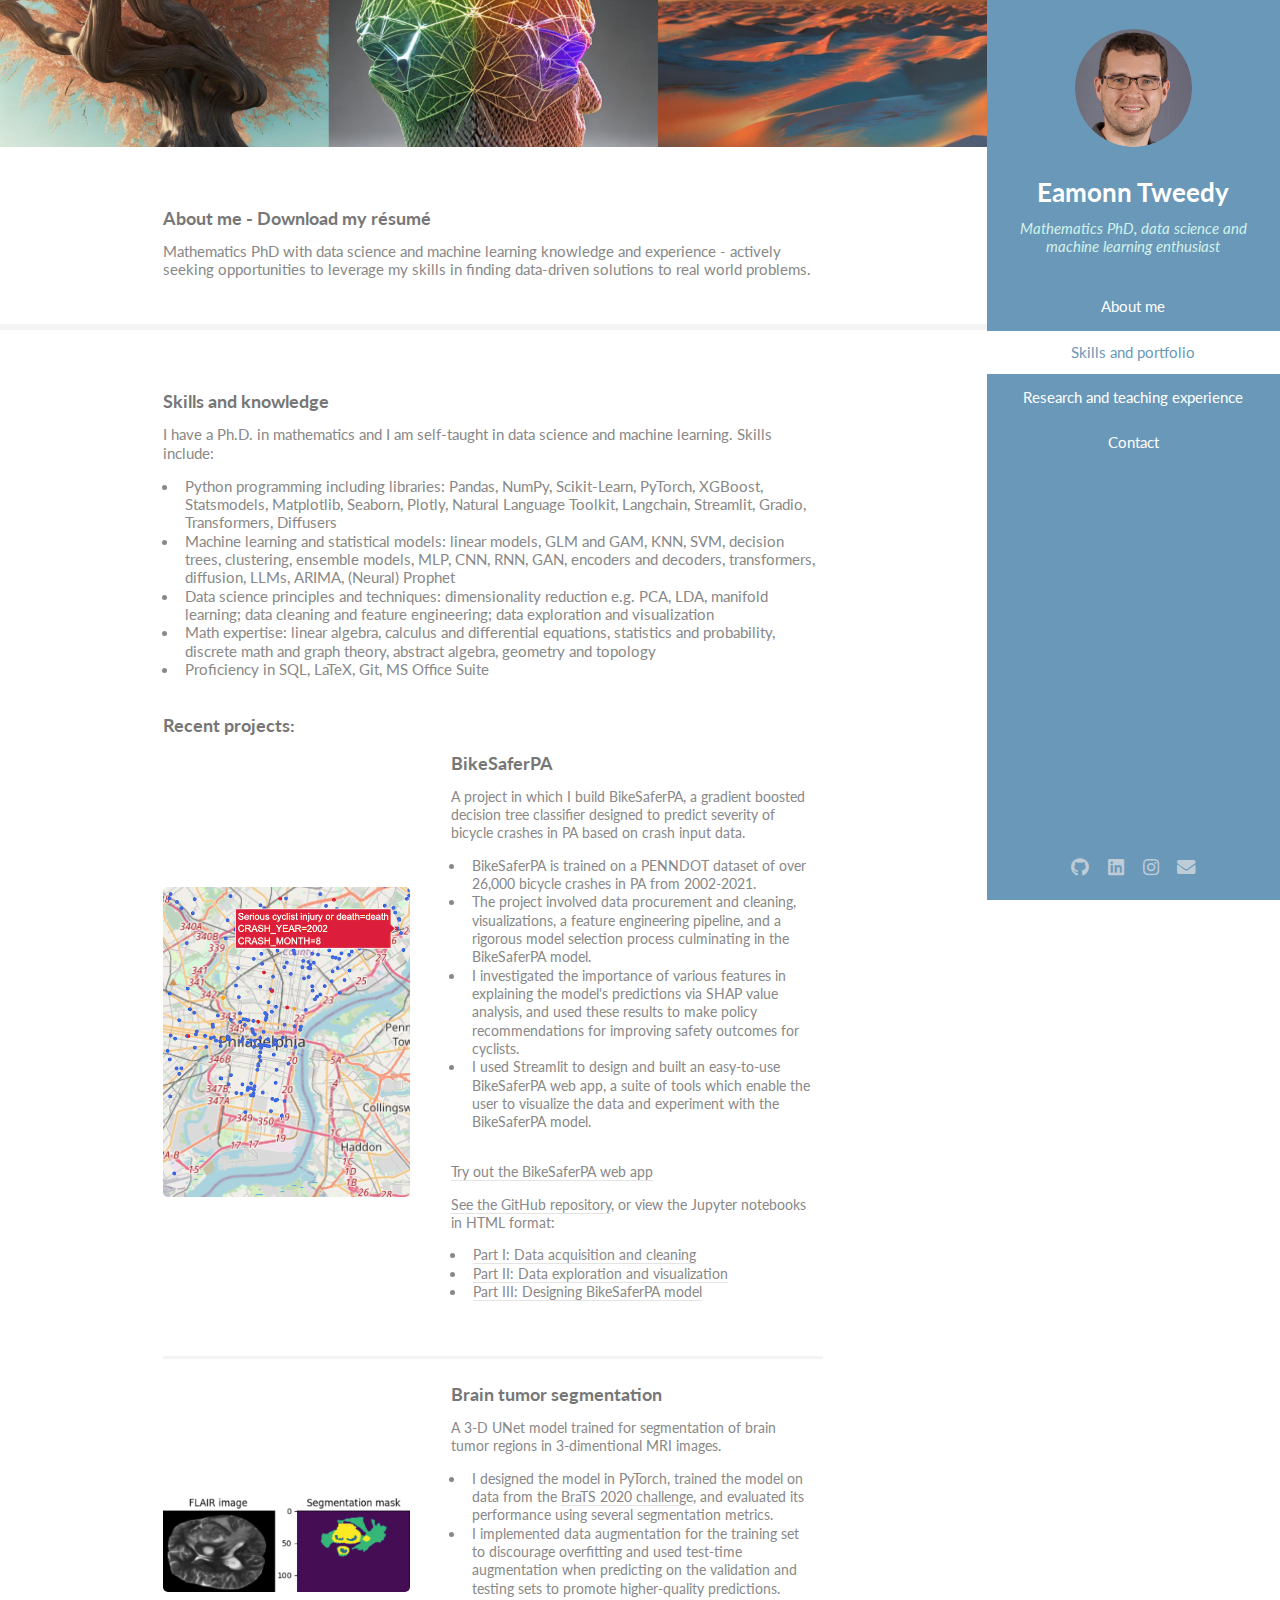
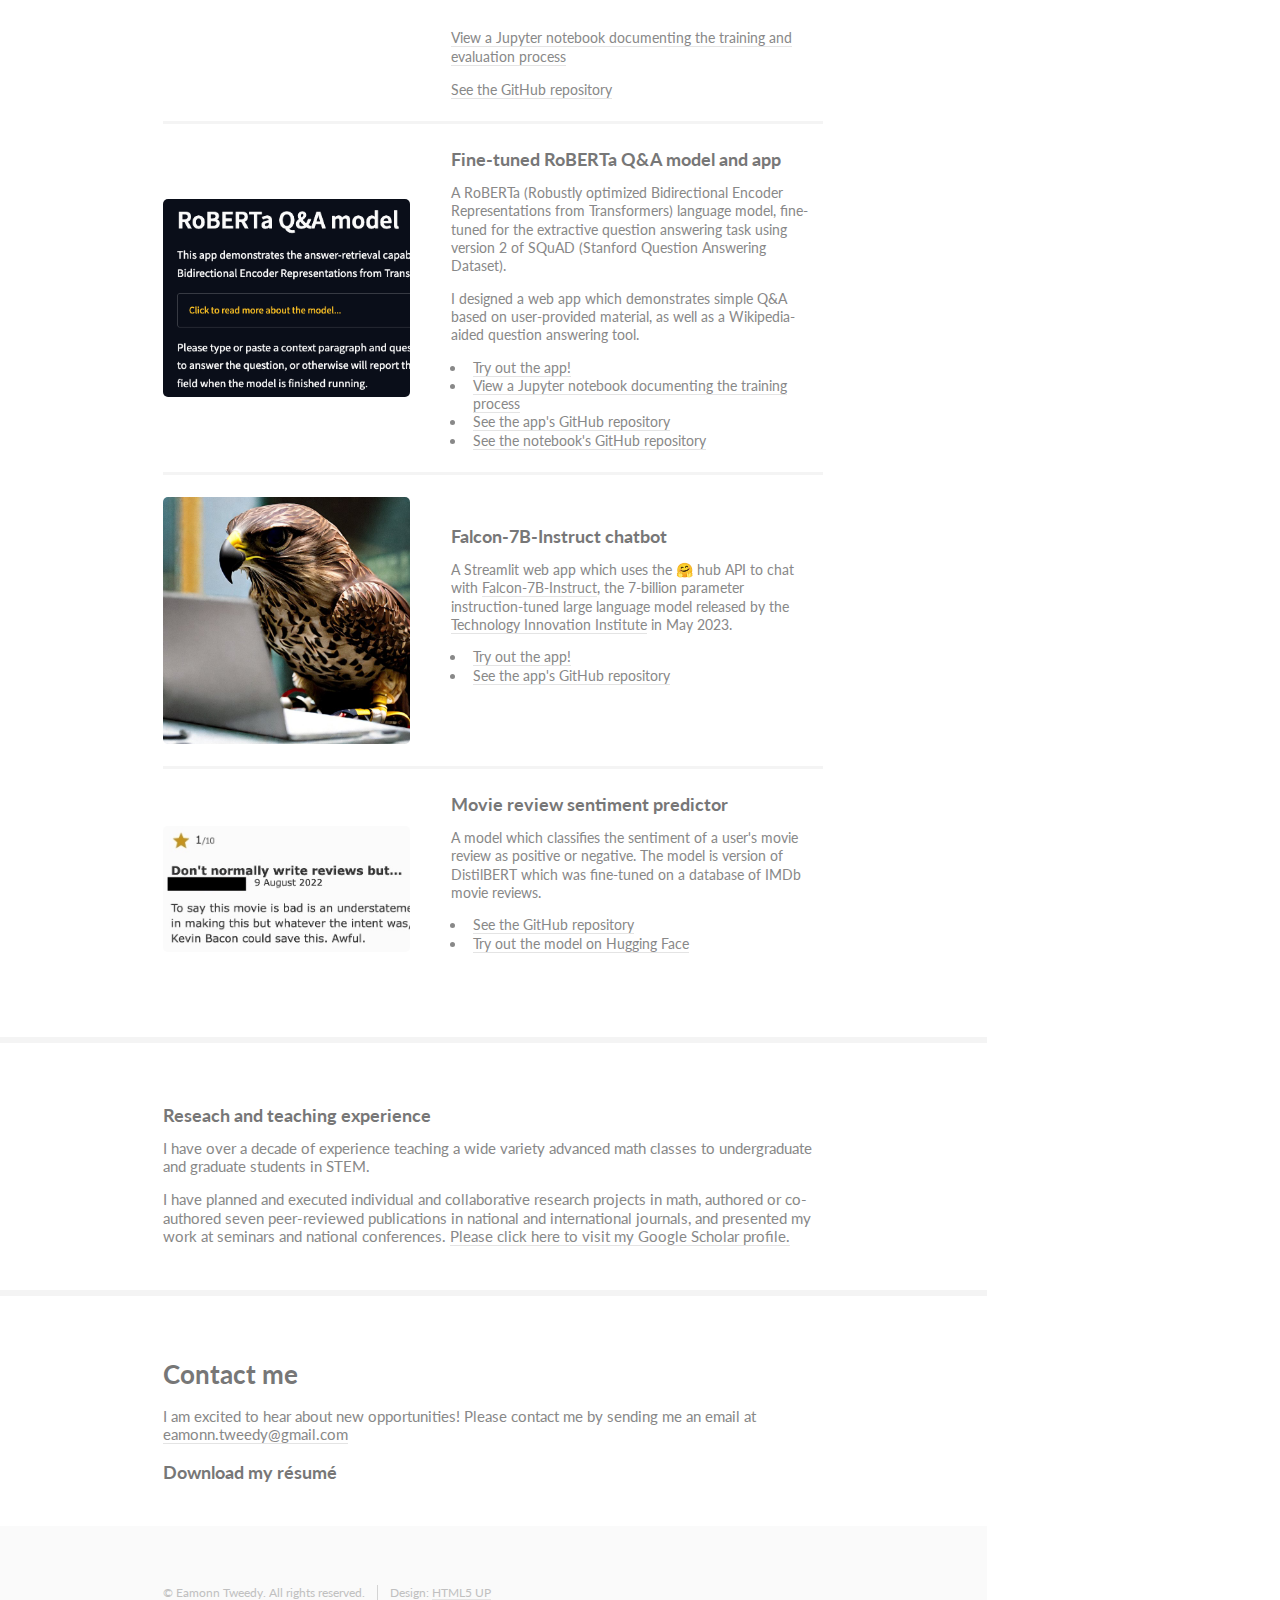
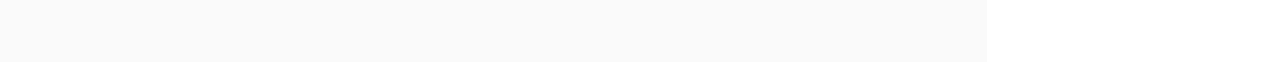
<file: index.html>
<!DOCTYPE HTML>
<!--
	Read Only by HTML5 UP
	html5up.net | @ajlkn
	Free for personal and commercial use under the CCA 3.0 license (html5up.net/license)
-->
<html>
	<head>
		<title>Eamonn Tweedy</title>
		<meta charset="utf-8" />
		<meta name="viewport" content="width=device-width, initial-scale=1, user-scalable=no" />
		<link rel="stylesheet" href="assets/css/main.css" />
	</head>
	<body class="is-preload">

		<!-- Header -->
			<section id="header">
				<header>
					<span class="image avatar"><img src="images/eamonn.jpeg" alt="" /></span>
					<h1 id="logo"><a href="#">Eamonn Tweedy</a></h1>
					<p>Mathematics PhD, data science and machine learning enthusiast</p>
				</header>
				<nav id="nav">
					<ul>
						<li><a href="#about" class="active">About me</a></li>
						<li><a href="#programming">Skills and portfolio</a></li>
						<li><a href="#math">Research and teaching experience</a></li>
						<li><a href="#contact">Contact</a></li>
					</ul>
				</nav>
				<footer>
					<ul class="icons">
						<!--<li><a href="#" class="icon brands fa-twitter"><span class="label">Twitter</span></a></li>-->
						<!--<li><a href="https://www.facebook.com/eamonn.tweedy" class="icon brands fa-facebook-f"><span class="label">Facebook</span></a></li>-->
						<li><a href="https://github.com/e-tweedy" class="icon brands fa-github"><span class="label">GitHub</span></a></li>
						<li><a href="https://www.linkedin.com/in/eamonn-tweedy/" class="icon brands fa-linkedin"><span class="label">LinkedIn</span></a></li>
						<li><a href="https://www.instagram.com/eamonn.tweedy/" class="icon brands fa-instagram"><span class="label">Instagram</span></a></li>
						<li><a href="mailto:eamonn.tweedy@gmail.com" class="icon solid fa-envelope"><span class="label">Email</span></a></li>
					</ul>
				</footer>
			</section>

		<!-- Wrapper -->
			<div id="wrapper">

				<!-- Main -->
					<div id="main">

						<!-- One -->
							<section id="about">
								<div class="image main" data-position="center">
									<img src="images/banner.jpg" alt="" />
								</div>
								<div class="container">
									<header class="major">
										<h4>About me - <a href="eamonn_tweedy_resume_2023.pdf">Download my résumé</a></h4>
									</header>
									<p> Mathematics PhD with data science and machine learning knowledge and experience - actively seeking opportunities to leverage my skills in finding data-driven solutions to real world problems.</p>
								</div>
							</section>

						<!-- Two -->
						<section id="programming">
							<div class="container">
								<h4>Skills and knowledge</h4>
								<p>I have a Ph.D. in mathematics and I am self-taught in data science and machine learning.  Skills include:
									<ul>
										<li>Python programming including libraries: Pandas, NumPy, Scikit-Learn, PyTorch, XGBoost, Statsmodels, Matplotlib, Seaborn, Plotly, Natural Language Toolkit, Langchain, Streamlit, Gradio, Transformers, Diffusers</li>
										<li>Machine learning and statistical models: linear models, GLM and GAM, KNN, SVM, decision trees, clustering, ensemble models, MLP, CNN, RNN, GAN, encoders and decoders, transformers, diffusion, LLMs, ARIMA, (Neural) Prophet</li>
										<li>Data science principles and techniques: dimensionality reduction e.g. PCA, LDA, manifold learning; data cleaning and feature engineering; data exploration and visualization</li>
										<li>Math expertise: linear algebra, calculus and differential equations, statistics and probability, discrete math and graph theory, abstract algebra, geometry and topology</li>
										<li>Proficiency in SQL, LaTeX, Git, MS Office Suite</li>
									</ul>
								
							</p>
								<h4>Recent projects:</h4>
								<div class="features">
									<article>
										<a href="https://github.com/e-tweedy/BikeSaferPA" class="image" target="_blank">
											<img src="images/bike-480.png" alt="Map of PA bike crashes" /></a>
										<div class="inner">
											<h4>BikeSaferPA</h4>
											<p style="font-size:14px">A project in which I build BikeSaferPA, a gradient boosted decision tree classifier designed to predict severity of bicycle crashes in PA based on crash input data.
												<ul style="font-size:14px">
													<li>BikeSaferPA is trained on a PENNDOT dataset of over 26,000 bicycle crashes in PA from 2002-2021.</li> 
													<li>The project involved data procurement and cleaning, visualizations, a feature engineering pipeline, and a rigorous model selection process culminating in the BikeSaferPA model.</li>
													<li>I investigated the importance of various features in explaining the model's predictions via SHAP value analysis, and used these results to make policy recommendations for improving safety outcomes for cyclists.</li>
													<li>I used Streamlit to design and built an easy-to-use BikeSaferPA web app, a suite of tools which enable the user to visualize the data and experiment with the BikeSaferPA model.</li>
												</ul>
												<p style="font-size:14px"><a href="https://bike-safer-pa.streamlit.app/" target="_blank" style="font-size:14px">Try out the BikeSaferPA web app</a></p>
												<p style="font-size:14px"><a href="https://github.com/e-tweedy/BikeSaferPA" target="_blank" style="font-size:14px">See the GitHub repository</a>, or view the Jupyter notebooks in HTML format:
													<ul>
														<li><a href="1_BikeSaferPA_data.html" target="_blank" style="font-size:14px">Part I: Data acquisition and cleaning</a></li>
														<li><a href="2_BikeSaferPA_vis.html" target="_blank" style="font-size:14px">Part II: Data exploration and visualization</a></li>
														<li><a href="3_BikeSaferPA_models.html" target="_blank" style="font-size:14px">Part III: Designing BikeSaferPA model</a></li>
													</ul>
												</p>
										</div>
									</article>
									<article>
										<a href="https://github.com/e-tweedy/UNet_BraTS2020" class="image" target="_blank"><img src="images/brats.png" alt="Brain tumor segmentation model" /></a>
										<div class="inner">
											<h4>Brain tumor segmentation</h4>
											<p style="font-size:14px">A 3-D UNet model trained for segmentation of brain tumor regions in 3-dimentional MRI images.</p>
											<ul style="font-size:14px">
												<li>I designed the model in PyTorch, trained the model on data from the <a href="https://www.med.upenn.edu/cbica/brats2020/" target="_blank" style="font-size:14px">BraTS 2020 challenge</a>, and evaluated its performance using several segmentation metrics.</li>
												<li>I implemented data augmentation for the training set to discourage overfitting and used test-time augmentation when predicting on the validation and testing sets to promote higher-quality predictions.</li>
											</ul>
											<p style="font-size:14px"></p><a href="BraTS2020.html" target="_blank" style="font-size:14px">View a Jupyter notebook documenting the training and evaluation process</a></p>
											<p style="font-size:14px"></p><a href="https://github.com/e-tweedy/UNet_BraTS2020" target="_blank" style="font-size:14px">See the GitHub repository</a></p>
										</div>
									</article>
									<article>
										<a href="https://huggingface.co/spaces/etweedy/roberta-wiki" class="image" target="_blank"><img src="images/roberta.png" alt="RoBERTa Q&A model" /></a>
										<div class="inner">
											<h4>Fine-tuned RoBERTa Q&A model and app</h4>
											<p style="font-size:14px">A RoBERTa (Robustly optimized Bidirectional Encoder Representations from Transformers) language model, fine-tuned for the extractive question answering task using version 2 of SQuAD (Stanford Question Answering Dataset).</p>
											<p style="font-size:14px">I designed a web app which demonstrates simple Q&A based on user-provided material, as well as a Wikipedia-aided question answering tool.</p>
											<ul>
												<li><a href="https://huggingface.co/spaces/etweedy/roberta-wiki" target="_blank" style="font-size:14px">Try out the app!</a></li>
												<li><a href="roberta.html" target="_blank" style="font-size:14px">View a Jupyter notebook documenting the training process</a></li>
												<li><a href="https://github.com/e-tweedy/roberta-wiki-app" target="_blank" style="font-size:14px">See the app's GitHub repository</a></li>
												<li><a href="https://github.com/e-tweedy/roberta-qa-squad2" target="_blank" style="font-size:14px">See the notebook's GitHub repository</a></li>
											</ul>
										</div>
									</article>
									<article>
										<a href="https://falcon-chat.streamlit.app/" class="image" target="_blank"><img src="images/falcon.jpeg" alt="Falcon chatbot" /></a>
										<div class="inner">
											<h4>Falcon-7B-Instruct chatbot</h4>
											<p style="font-size:14px">A Streamlit web app which uses the 🤗 hub API to chat with <a href="https://huggingface.co/tiiuae/falcon-7b-instruct" target="_blank">Falcon-7B-Instruct</a>, the 7-billion parameter instruction-tuned large language model released by the <a href="https://www.tii.ae/" target="_blank">Technology Innovation Institute</a> in May 2023.
												<ul>
													<li><a href="https://falcon-chat.streamlit.app/" target="_blank" style="font-size:14px">Try out the app!</a></li>
													<li><a href="https://github.com/e-tweedy/falcon-7b-instruct-chat" target="_blank" style="font-size:14px">See the app's GitHub repository</a></li>
												</ul>
											</p>
										</div>
									</article>
									<article>
										<a href="https://github.com/e-tweedy/movie_reviews_2" class="image" target="_blank"><img src="images/imdb.jpeg" alt="Movie review sentiment predictor" /></a>
										<div class="inner">
											<h4>Movie review sentiment predictor</h4>
											<p style="font-size:14px">A model which classifies the sentiment of a user's movie review as positive or negative.  The model is version of DistilBERT which was fine-tuned on a database of IMDb movie reviews.
												<ul>
													<li><a href="https://github.com/e-tweedy/movie_reviews_2" target="_blank" style="font-size:14px">See the GitHub repository</a></li>
													<li><a href="https://huggingface.co/spaces/etweedy/movie_review_v2" target="_blank" style="font-size:14px">Try out the model on Hugging Face</a></li>
												</ul>
											</p>
										</div>
									</article>
									<!--<article>
										<a href="https://github.com/e-tweedy/mnist_digits_wgan-gp" class="image" target="_blank"><img src="images/mnist_gan.png" alt="Generated MNIST digits" /></a>
										<div class="inner">
											<h4>Handwritten digit generator</h4>
											<p style="font-size:14px">A model which generates facsimile images of handwritten digits.  The model is a Wasserstein Generative Adversarial Network with Gradient Penalty (WGAN-GP) trained to mimick the MNIST handwritten digit database.
												<ul>
													<li><a href="https://github.com/e-tweedy/mnist_digits_wgan-gp" target="_blank" style="font-size:14px">See the GitHub repository</a></li>
												</ul>
											</p>
										</div>
									</article>-->
									<!--<article>
										<a href="https://github.com/e-tweedy/mnist_digits" class="image"><img src="images/digit.png" alt="MNIST classifier" /></a>
										<div class="inner">
											<h4>Handwritten digit classifier</h4>
											<p style="font-size:14px">A model which classifies handwritten digits.  The model is a Convolutional Neural Network (CNN) trained on the MNIST handwritten digit database.
												<ul>
													<li><a href="https://github.com/e-tweedy/mnist_digits" target="_blank" style="font-size:14px">See the GitHub repository</a></li>
													<li><a href="https://huggingface.co/spaces/etweedy/digits" target="_blank" style="font-size:14px">Try out the model on Hugging Face</a></li>
												</ul>
											</p>
										</div>
									</article>-->
									<!--<article>
										<a href="https://huggingface.co/etweedy/tessa" class="image"><img src="images/tessa.png" alt="Tessa dog" /></a>
										<div class="inner">
											<h4>Tessa with Stable Diffusion</h4>
											<p style="font-size:14px">A diffusion model which I trained to generate art involving my dog, Tessa.  The model was fine-tuned from Stable Diffusion v1.5 using the "Dreambooth" method.
												<ul>
													<li><a href="https://huggingface.co/etweedy/tessa" target="_blank" style="font-size:14px">See the Hugging Face model card</a></li>
													<li><a href="https://huggingface.co/spaces/etweedy/dreambooth-tessa" target="_blank" style="font-size:14px">Try out the model on Hugging Face</a></li>
												</ul>
											</p>
										</div>
									</article>-->
								</div>
							</div>
						</section>
						<!-- Three -->	
						<section id="math">
								<div class="container">
									<h4>Reseach and teaching experience</h4>
									<p>I have over a decade of experience teaching a wide variety advanced math classes to undergraduate and graduate students in STEM.</p>
									
									<p>I have planned and executed individual and collaborative research projects in math, authored or co-authored seven peer-reviewed publications in national and international journals, and presented my work  at seminars and national conferences.  <a href="https://scholar.google.com/citations?user=GOBsqEcAAAAJ&hl=en&oi=sra" target = "_blank">Please click here to visit my Google Scholar profile.</a></p>
								</div>
							</section>

						
							

						<!-- Four -->
							<section id="contact">
								<div class="container">
									<h3>Contact me</h3>
									<p>I am excited to hear about new opportunities! Please contact me by sending me an email at <a href="javascript:location='mailto:\u0065\u0061\u006d\u006f\u006e\u006e\u002e\u0074\u0077\u0065\u0065\u0064\u0079\u0040\u0067\u006d\u0061\u0069\u006c\u002e\u0063\u006f\u006d';void 0"><script type="text/javascript">document.write('\u0065\u0061\u006d\u006f\u006e\u006e\u002e\u0074\u0077\u0065\u0065\u0064\u0079\u0040\u0067\u006d\u0061\u0069\u006c\u002e\u0063\u006f\u006d')</script></a></p>
									<h4><a href="eamonn_tweedy_resume_2023.pdf">Download my résumé</a></h4>
								</div>
							</section>



					</div>

				<!-- Footer -->
					<section id="footer">
						<div class="container">
							<ul class="copyright">
								<li>&copy; Eamonn Tweedy. All rights reserved.</li><li>Design: <a href="http://html5up.net">HTML5 UP</a></li>
							</ul>
						</div>
					</section>

			</div>

		<!-- Scripts -->
			<script src="assets/js/jquery.min.js"></script>
			<script src="assets/js/jquery.scrollex.min.js"></script>
			<script src="assets/js/jquery.scrolly.min.js"></script>
			<script src="assets/js/browser.min.js"></script>
			<script src="assets/js/breakpoints.min.js"></script>
			<script src="assets/js/util.js"></script>
			<script src="assets/js/main.js"></script>

	</body>
</html>
</file>
<file: assets/css/main.css>
@import url("fontawesome-all.min.css");
@import url("https://fonts.googleapis.com/css?family=Lato:400,400italic,700,700italic|Source+Code+Pro:400");

/*
	Read Only by HTML5 UP
	html5up.net | @ajlkn
	Free for personal and commercial use under the CCA 3.0 license (html5up.net/license)
*/

html, body, div, span, applet, object,
iframe, h1, h2, h3, h4, h5, h6, p, blockquote,
pre, a, abbr, acronym, address, big, cite,
code, del, dfn, em, img, ins, kbd, q, s, samp,
small, strike, strong, sub, sup, tt, var, b,
u, i, center, dl, dt, dd, ol, ul, li, fieldset,
form, label, legend, table, caption, tbody,
tfoot, thead, tr, th, td, article, aside,
canvas, details, embed, figure, figcaption,
footer, header, hgroup, menu, nav, output, ruby,
section, summary, time, mark, audio, video {
	margin: 0;
	padding: 0;
	border: 0;
	font-size: 100%;
	font: inherit;
	vertical-align: baseline;}

article, aside, details, figcaption, figure,
footer, header, hgroup, menu, nav, section {
	display: block;}

body {
	line-height: 1;
}

ol, ul {
	list-style: none;
}

blockquote, q {
	quotes: none;
}

	blockquote:before, blockquote:after, q:before, q:after {
		content: '';
		content: none;
	}

table {
	border-collapse: collapse;
	border-spacing: 0;
}

body {
	-webkit-text-size-adjust: none;
}

mark {
	background-color: transparent;
	color: inherit;
}

input::-moz-focus-inner {
	border: 0;
	padding: 0;
}

input, select, textarea {
	-moz-appearance: none;
	-webkit-appearance: none;
	-ms-appearance: none;
	appearance: none;
}

/* Basic */

	html {
		box-sizing: border-box;
	}

	*, *:before, *:after {
		box-sizing: inherit;
	}

	body {
		background: #fff;
	}

		body.is-preload *, body.is-preload *:before, body.is-preload *:after {
			-moz-animation: none !important;
			-webkit-animation: none !important;
			-ms-animation: none !important;
			animation: none !important;
			-moz-transition: none !important;
			-webkit-transition: none !important;
			-ms-transition: none !important;
			transition: none !important;
		}

	body, input, select, textarea {
		color: #888;
		font-family: "Lato", sans-serif;
		font-size: 16pt;
		font-weight: 400;
		line-height: 1.25em;
	}

	a {
		-moz-transition: color 0.2s ease-in-out, border-color 0.2s ease-in-out;
		-webkit-transition: color 0.2s ease-in-out, border-color 0.2s ease-in-out;
		-ms-transition: color 0.2s ease-in-out, border-color 0.2s ease-in-out;
		transition: color 0.2s ease-in-out, border-color 0.2s ease-in-out;
		border-bottom: solid 1px #e4e4e4;
		color: inherit;
		text-decoration: none;
	}

		a:hover {
			border-bottom-color: transparent;
			color: #6998b9 !important;
		}

	strong, b {
		color: #777;
		font-weight: 700;
	}

	em, i {
		font-style: italic;
	}

	p {
		margin: 0 0 1em 0;
	}

	h1, h2, h3, h4, h5, h6 {
		color: #777;
		font-weight: 700;
		line-height: 1em;
		margin: 0 0 0.5625em 0;
	}

		h1 a, h2 a, h3 a, h4 a, h5 a, h6 a {
			border: 0;
			color: inherit;
			text-decoration: none;
		}

	h2 {
		font-size: 2em;
		line-height: 1.5em;
	}

	h3 {
		font-size: 1.75em;
		line-height: 1.5em;
	}

	h4 {
		font-size: 1.25em;
		line-height: 1.5em;
	}

	h5 {
		font-size: 0.9em;
		line-height: 1.5em;
	}

	h6 {
		font-size: 0.7em;
		line-height: 1.5em;
	}

	sub {
		font-size: 0.8em;
		position: relative;
		top: 0.5em;
	}

	sup {
		font-size: 0.8em;
		position: relative;
		top: -0.5em;
	}

	hr {
		border: 0;
		border-bottom: solid 2px #f4f4f4;
		margin: 2.25em 0;
	}

		hr.major {
			margin: 3.375em 0;
		}

	blockquote {
		border-left: solid 8px #e4e4e4;
		font-style: italic;
		margin: 0 0 2.25em 0;
		padding: 0.5em 0 0.5em 2em;
	}

	code {
		background: #555;
		border-radius: 5px;
		color: #fff;
		font-family: "Source Code Pro", monospace;
		font-size: 0.9em;
		margin: 0 0.25em;
		padding: 0.25em 0.65em;
	}

	pre {
		font-family: "Source Code Pro", monospace;
		font-size: 0.9em;
		margin: 0 0 2.25em 0;
	}

		pre code {
			-webkit-overflow-scrolling: touch;
			display: block;
			line-height: 1.5em;
			overflow-x: auto;
			padding: 1em 1.5em;
		}

	.align-left {
		text-align: left;
	}

	.align-center {
		text-align: center;
	}

	.align-right {
		text-align: right;
	}

/* Row */

	.row {
		display: flex;
		flex-wrap: wrap;
		box-sizing: border-box;
		align-items: stretch;
	}

		.row > * {
			box-sizing: border-box;
		}

		.row.gtr-uniform > * > :last-child {
			margin-bottom: 0;
		}

		.row.aln-left {
			justify-content: flex-start;
		}

		.row.aln-center {
			justify-content: center;
		}

		.row.aln-right {
			justify-content: flex-end;
		}

		.row.aln-top {
			align-items: flex-start;
		}

		.row.aln-middle {
			align-items: center;
		}

		.row.aln-bottom {
			align-items: flex-end;
		}

		.row > .imp {
			order: -1;
		}

		.row > .col-1 {
			width: 8.33333%;
		}

		.row > .off-1 {
			margin-left: 8.33333%;
		}

		.row > .col-2 {
			width: 16.66667%;
		}

		.row > .off-2 {
			margin-left: 16.66667%;
		}

		.row > .col-3 {
			width: 25%;
		}

		.row > .off-3 {
			margin-left: 25%;
		}

		.row > .col-4 {
			width: 33.33333%;
		}

		.row > .off-4 {
			margin-left: 33.33333%;
		}

		.row > .col-5 {
			width: 41.66667%;
		}

		.row > .off-5 {
			margin-left: 41.66667%;
		}

		.row > .col-6 {
			width: 50%;
		}

		.row > .off-6 {
			margin-left: 50%;
		}

		.row > .col-7 {
			width: 58.33333%;
		}

		.row > .off-7 {
			margin-left: 58.33333%;
		}

		.row > .col-8 {
			width: 66.66667%;
		}

		.row > .off-8 {
			margin-left: 66.66667%;
		}

		.row > .col-9 {
			width: 75%;
		}

		.row > .off-9 {
			margin-left: 75%;
		}

		.row > .col-10 {
			width: 83.33333%;
		}

		.row > .off-10 {
			margin-left: 83.33333%;
		}

		.row > .col-11 {
			width: 91.66667%;
		}

		.row > .off-11 {
			margin-left: 91.66667%;
		}

		.row > .col-12 {
			width: 100%;
		}

		.row > .off-12 {
			margin-left: 100%;
		}

		.row.gtr-0 {
			margin-top: 0;
			margin-left: 0em;
		}

			.row.gtr-0 > * {
				padding: 0 0 0 0em;
			}

			.row.gtr-0.gtr-uniform {
				margin-top: 0em;
			}

				.row.gtr-0.gtr-uniform > * {
					padding-top: 0em;
				}

		.row.gtr-25 {
			margin-top: 0;
			margin-left: -0.5em;
		}

			.row.gtr-25 > * {
				padding: 0 0 0 0.5em;
			}

			.row.gtr-25.gtr-uniform {
				margin-top: -0.5em;
			}

				.row.gtr-25.gtr-uniform > * {
					padding-top: 0.5em;
				}

		.row.gtr-50 {
			margin-top: 0;
			margin-left: -1em;
		}

			.row.gtr-50 > * {
				padding: 0 0 0 1em;
			}

			.row.gtr-50.gtr-uniform {
				margin-top: -1em;
			}

				.row.gtr-50.gtr-uniform > * {
					padding-top: 1em;
				}

		.row {
			margin-top: 0;
			margin-left: -2em;
		}

			.row > * {
				padding: 0 0 0 2em;
			}

			.row.gtr-uniform {
				margin-top: -2em;
			}

				.row.gtr-uniform > * {
					padding-top: 2em;
				}

		.row.gtr-150 {
			margin-top: 0;
			margin-left: -3em;
		}

			.row.gtr-150 > * {
				padding: 0 0 0 3em;
			}

			.row.gtr-150.gtr-uniform {
				margin-top: -3em;
			}

				.row.gtr-150.gtr-uniform > * {
					padding-top: 3em;
				}

		.row.gtr-200 {
			margin-top: 0;
			margin-left: -4em;
		}

			.row.gtr-200 > * {
				padding: 0 0 0 4em;
			}

			.row.gtr-200.gtr-uniform {
				margin-top: -4em;
			}

				.row.gtr-200.gtr-uniform > * {
					padding-top: 4em;
				}

		@media screen and (max-width: 1680px) {

			.row {
				display: flex;
				flex-wrap: wrap;
				box-sizing: border-box;
				align-items: stretch;
			}

				.row > * {
					box-sizing: border-box;
				}

				.row.gtr-uniform > * > :last-child {
					margin-bottom: 0;
				}

				.row.aln-left {
					justify-content: flex-start;
				}

				.row.aln-center {
					justify-content: center;
				}

				.row.aln-right {
					justify-content: flex-end;
				}

				.row.aln-top {
					align-items: flex-start;
				}

				.row.aln-middle {
					align-items: center;
				}

				.row.aln-bottom {
					align-items: flex-end;
				}

				.row > .imp-xlarge {
					order: -1;
				}

				.row > .col-1-xlarge {
					width: 8.33333%;
				}

				.row > .off-1-xlarge {
					margin-left: 8.33333%;
				}

				.row > .col-2-xlarge {
					width: 16.66667%;
				}

				.row > .off-2-xlarge {
					margin-left: 16.66667%;
				}

				.row > .col-3-xlarge {
					width: 25%;
				}

				.row > .off-3-xlarge {
					margin-left: 25%;
				}

				.row > .col-4-xlarge {
					width: 33.33333%;
				}

				.row > .off-4-xlarge {
					margin-left: 33.33333%;
				}

				.row > .col-5-xlarge {
					width: 41.66667%;
				}

				.row > .off-5-xlarge {
					margin-left: 41.66667%;
				}

				.row > .col-6-xlarge {
					width: 50%;
				}

				.row > .off-6-xlarge {
					margin-left: 50%;
				}

				.row > .col-7-xlarge {
					width: 58.33333%;
				}

				.row > .off-7-xlarge {
					margin-left: 58.33333%;
				}

				.row > .col-8-xlarge {
					width: 66.66667%;
				}

				.row > .off-8-xlarge {
					margin-left: 66.66667%;
				}

				.row > .col-9-xlarge {
					width: 75%;
				}

				.row > .off-9-xlarge {
					margin-left: 75%;
				}

				.row > .col-10-xlarge {
					width: 83.33333%;
				}

				.row > .off-10-xlarge {
					margin-left: 83.33333%;
				}

				.row > .col-11-xlarge {
					width: 91.66667%;
				}

				.row > .off-11-xlarge {
					margin-left: 91.66667%;
				}

				.row > .col-12-xlarge {
					width: 100%;
				}

				.row > .off-12-xlarge {
					margin-left: 100%;
				}

				.row.gtr-0 {
					margin-top: 0;
					margin-left: 0em;
				}

					.row.gtr-0 > * {
						padding: 0 0 0 0em;
					}

					.row.gtr-0.gtr-uniform {
						margin-top: 0em;
					}

						.row.gtr-0.gtr-uniform > * {
							padding-top: 0em;
						}

				.row.gtr-25 {
					margin-top: 0;
					margin-left: -0.5em;
				}

					.row.gtr-25 > * {
						padding: 0 0 0 0.5em;
					}

					.row.gtr-25.gtr-uniform {
						margin-top: -0.5em;
					}

						.row.gtr-25.gtr-uniform > * {
							padding-top: 0.5em;
						}

				.row.gtr-50 {
					margin-top: 0;
					margin-left: -1em;
				}

					.row.gtr-50 > * {
						padding: 0 0 0 1em;
					}

					.row.gtr-50.gtr-uniform {
						margin-top: -1em;
					}

						.row.gtr-50.gtr-uniform > * {
							padding-top: 1em;
						}

				.row {
					margin-top: 0;
					margin-left: -2em;
				}

					.row > * {
						padding: 0 0 0 2em;
					}

					.row.gtr-uniform {
						margin-top: -2em;
					}

						.row.gtr-uniform > * {
							padding-top: 2em;
						}

				.row.gtr-150 {
					margin-top: 0;
					margin-left: -3em;
				}

					.row.gtr-150 > * {
						padding: 0 0 0 3em;
					}

					.row.gtr-150.gtr-uniform {
						margin-top: -3em;
					}

						.row.gtr-150.gtr-uniform > * {
							padding-top: 3em;
						}

				.row.gtr-200 {
					margin-top: 0;
					margin-left: -4em;
				}

					.row.gtr-200 > * {
						padding: 0 0 0 4em;
					}

					.row.gtr-200.gtr-uniform {
						margin-top: -4em;
					}

						.row.gtr-200.gtr-uniform > * {
							padding-top: 4em;
						}

		}

		@media screen and (max-width: 1280px) {

			.row {
				display: flex;
				flex-wrap: wrap;
				box-sizing: border-box;
				align-items: stretch;
			}

				.row > * {
					box-sizing: border-box;
				}

				.row.gtr-uniform > * > :last-child {
					margin-bottom: 0;
				}

				.row.aln-left {
					justify-content: flex-start;
				}

				.row.aln-center {
					justify-content: center;
				}

				.row.aln-right {
					justify-content: flex-end;
				}

				.row.aln-top {
					align-items: flex-start;
				}

				.row.aln-middle {
					align-items: center;
				}

				.row.aln-bottom {
					align-items: flex-end;
				}

				.row > .imp-large {
					order: -1;
				}

				.row > .col-1-large {
					width: 8.33333%;
				}

				.row > .off-1-large {
					margin-left: 8.33333%;
				}

				.row > .col-2-large {
					width: 16.66667%;
				}

				.row > .off-2-large {
					margin-left: 16.66667%;
				}

				.row > .col-3-large {
					width: 25%;
				}

				.row > .off-3-large {
					margin-left: 25%;
				}

				.row > .col-4-large {
					width: 33.33333%;
				}

				.row > .off-4-large {
					margin-left: 33.33333%;
				}

				.row > .col-5-large {
					width: 41.66667%;
				}

				.row > .off-5-large {
					margin-left: 41.66667%;
				}

				.row > .col-6-large {
					width: 50%;
				}

				.row > .off-6-large {
					margin-left: 50%;
				}

				.row > .col-7-large {
					width: 58.33333%;
				}

				.row > .off-7-large {
					margin-left: 58.33333%;
				}

				.row > .col-8-large {
					width: 66.66667%;
				}

				.row > .off-8-large {
					margin-left: 66.66667%;
				}

				.row > .col-9-large {
					width: 75%;
				}

				.row > .off-9-large {
					margin-left: 75%;
				}

				.row > .col-10-large {
					width: 83.33333%;
				}

				.row > .off-10-large {
					margin-left: 83.33333%;
				}

				.row > .col-11-large {
					width: 91.66667%;
				}

				.row > .off-11-large {
					margin-left: 91.66667%;
				}

				.row > .col-12-large {
					width: 100%;
				}

				.row > .off-12-large {
					margin-left: 100%;
				}

				.row.gtr-0 {
					margin-top: 0;
					margin-left: 0em;
				}

					.row.gtr-0 > * {
						padding: 0 0 0 0em;
					}

					.row.gtr-0.gtr-uniform {
						margin-top: 0em;
					}

						.row.gtr-0.gtr-uniform > * {
							padding-top: 0em;
						}

				.row.gtr-25 {
					margin-top: 0;
					margin-left: -0.375em;
				}

					.row.gtr-25 > * {
						padding: 0 0 0 0.375em;
					}

					.row.gtr-25.gtr-uniform {
						margin-top: -0.375em;
					}

						.row.gtr-25.gtr-uniform > * {
							padding-top: 0.375em;
						}

				.row.gtr-50 {
					margin-top: 0;
					margin-left: -0.75em;
				}

					.row.gtr-50 > * {
						padding: 0 0 0 0.75em;
					}

					.row.gtr-50.gtr-uniform {
						margin-top: -0.75em;
					}

						.row.gtr-50.gtr-uniform > * {
							padding-top: 0.75em;
						}

				.row {
					margin-top: 0;
					margin-left: -1.5em;
				}

					.row > * {
						padding: 0 0 0 1.5em;
					}

					.row.gtr-uniform {
						margin-top: -1.5em;
					}

						.row.gtr-uniform > * {
							padding-top: 1.5em;
						}

				.row.gtr-150 {
					margin-top: 0;
					margin-left: -2.25em;
				}

					.row.gtr-150 > * {
						padding: 0 0 0 2.25em;
					}

					.row.gtr-150.gtr-uniform {
						margin-top: -2.25em;
					}

						.row.gtr-150.gtr-uniform > * {
							padding-top: 2.25em;
						}

				.row.gtr-200 {
					margin-top: 0;
					margin-left: -3em;
				}

					.row.gtr-200 > * {
						padding: 0 0 0 3em;
					}

					.row.gtr-200.gtr-uniform {
						margin-top: -3em;
					}

						.row.gtr-200.gtr-uniform > * {
							padding-top: 3em;
						}

		}

		@media screen and (max-width: 1024px) {

			.row {
				display: flex;
				flex-wrap: wrap;
				box-sizing: border-box;
				align-items: stretch;
			}

				.row > * {
					box-sizing: border-box;
				}

				.row.gtr-uniform > * > :last-child {
					margin-bottom: 0;
				}

				.row.aln-left {
					justify-content: flex-start;
				}

				.row.aln-center {
					justify-content: center;
				}

				.row.aln-right {
					justify-content: flex-end;
				}

				.row.aln-top {
					align-items: flex-start;
				}

				.row.aln-middle {
					align-items: center;
				}

				.row.aln-bottom {
					align-items: flex-end;
				}

				.row > .imp-medium {
					order: -1;
				}

				.row > .col-1-medium {
					width: 8.33333%;
				}

				.row > .off-1-medium {
					margin-left: 8.33333%;
				}

				.row > .col-2-medium {
					width: 16.66667%;
				}

				.row > .off-2-medium {
					margin-left: 16.66667%;
				}

				.row > .col-3-medium {
					width: 25%;
				}

				.row > .off-3-medium {
					margin-left: 25%;
				}

				.row > .col-4-medium {
					width: 33.33333%;
				}

				.row > .off-4-medium {
					margin-left: 33.33333%;
				}

				.row > .col-5-medium {
					width: 41.66667%;
				}

				.row > .off-5-medium {
					margin-left: 41.66667%;
				}

				.row > .col-6-medium {
					width: 50%;
				}

				.row > .off-6-medium {
					margin-left: 50%;
				}

				.row > .col-7-medium {
					width: 58.33333%;
				}

				.row > .off-7-medium {
					margin-left: 58.33333%;
				}

				.row > .col-8-medium {
					width: 66.66667%;
				}

				.row > .off-8-medium {
					margin-left: 66.66667%;
				}

				.row > .col-9-medium {
					width: 75%;
				}

				.row > .off-9-medium {
					margin-left: 75%;
				}

				.row > .col-10-medium {
					width: 83.33333%;
				}

				.row > .off-10-medium {
					margin-left: 83.33333%;
				}

				.row > .col-11-medium {
					width: 91.66667%;
				}

				.row > .off-11-medium {
					margin-left: 91.66667%;
				}

				.row > .col-12-medium {
					width: 100%;
				}

				.row > .off-12-medium {
					margin-left: 100%;
				}

				.row.gtr-0 {
					margin-top: 0;
					margin-left: 0em;
				}

					.row.gtr-0 > * {
						padding: 0 0 0 0em;
					}

					.row.gtr-0.gtr-uniform {
						margin-top: 0em;
					}

						.row.gtr-0.gtr-uniform > * {
							padding-top: 0em;
						}

				.row.gtr-25 {
					margin-top: 0;
					margin-left: -0.375em;
				}

					.row.gtr-25 > * {
						padding: 0 0 0 0.375em;
					}

					.row.gtr-25.gtr-uniform {
						margin-top: -0.375em;
					}

						.row.gtr-25.gtr-uniform > * {
							padding-top: 0.375em;
						}

				.row.gtr-50 {
					margin-top: 0;
					margin-left: -0.75em;
				}

					.row.gtr-50 > * {
						padding: 0 0 0 0.75em;
					}

					.row.gtr-50.gtr-uniform {
						margin-top: -0.75em;
					}

						.row.gtr-50.gtr-uniform > * {
							padding-top: 0.75em;
						}

				.row {
					margin-top: 0;
					margin-left: -1.5em;
				}

					.row > * {
						padding: 0 0 0 1.5em;
					}

					.row.gtr-uniform {
						margin-top: -1.5em;
					}

						.row.gtr-uniform > * {
							padding-top: 1.5em;
						}

				.row.gtr-150 {
					margin-top: 0;
					margin-left: -2.25em;
				}

					.row.gtr-150 > * {
						padding: 0 0 0 2.25em;
					}

					.row.gtr-150.gtr-uniform {
						margin-top: -2.25em;
					}

						.row.gtr-150.gtr-uniform > * {
							padding-top: 2.25em;
						}

				.row.gtr-200 {
					margin-top: 0;
					margin-left: -3em;
				}

					.row.gtr-200 > * {
						padding: 0 0 0 3em;
					}

					.row.gtr-200.gtr-uniform {
						margin-top: -3em;
					}

						.row.gtr-200.gtr-uniform > * {
							padding-top: 3em;
						}

		}

		@media screen and (max-width: 736px) {

			.row {
				display: flex;
				flex-wrap: wrap;
				box-sizing: border-box;
				align-items: stretch;
			}

				.row > * {
					box-sizing: border-box;
				}

				.row.gtr-uniform > * > :last-child {
					margin-bottom: 0;
				}

				.row.aln-left {
					justify-content: flex-start;
				}

				.row.aln-center {
					justify-content: center;
				}

				.row.aln-right {
					justify-content: flex-end;
				}

				.row.aln-top {
					align-items: flex-start;
				}

				.row.aln-middle {
					align-items: center;
				}

				.row.aln-bottom {
					align-items: flex-end;
				}

				.row > .imp-small {
					order: -1;
				}

				.row > .col-1-small {
					width: 8.33333%;
				}

				.row > .off-1-small {
					margin-left: 8.33333%;
				}

				.row > .col-2-small {
					width: 16.66667%;
				}

				.row > .off-2-small {
					margin-left: 16.66667%;
				}

				.row > .col-3-small {
					width: 25%;
				}

				.row > .off-3-small {
					margin-left: 25%;
				}

				.row > .col-4-small {
					width: 33.33333%;
				}

				.row > .off-4-small {
					margin-left: 33.33333%;
				}

				.row > .col-5-small {
					width: 41.66667%;
				}

				.row > .off-5-small {
					margin-left: 41.66667%;
				}

				.row > .col-6-small {
					width: 50%;
				}

				.row > .off-6-small {
					margin-left: 50%;
				}

				.row > .col-7-small {
					width: 58.33333%;
				}

				.row > .off-7-small {
					margin-left: 58.33333%;
				}

				.row > .col-8-small {
					width: 66.66667%;
				}

				.row > .off-8-small {
					margin-left: 66.66667%;
				}

				.row > .col-9-small {
					width: 75%;
				}

				.row > .off-9-small {
					margin-left: 75%;
				}

				.row > .col-10-small {
					width: 83.33333%;
				}

				.row > .off-10-small {
					margin-left: 83.33333%;
				}

				.row > .col-11-small {
					width: 91.66667%;
				}

				.row > .off-11-small {
					margin-left: 91.66667%;
				}

				.row > .col-12-small {
					width: 100%;
				}

				.row > .off-12-small {
					margin-left: 100%;
				}

				.row.gtr-0 {
					margin-top: 0;
					margin-left: 0em;
				}

					.row.gtr-0 > * {
						padding: 0 0 0 0em;
					}

					.row.gtr-0.gtr-uniform {
						margin-top: 0em;
					}

						.row.gtr-0.gtr-uniform > * {
							padding-top: 0em;
						}

				.row.gtr-25 {
					margin-top: 0;
					margin-left: -0.3125em;
				}

					.row.gtr-25 > * {
						padding: 0 0 0 0.3125em;
					}

					.row.gtr-25.gtr-uniform {
						margin-top: -0.3125em;
					}

						.row.gtr-25.gtr-uniform > * {
							padding-top: 0.3125em;
						}

				.row.gtr-50 {
					margin-top: 0;
					margin-left: -0.625em;
				}

					.row.gtr-50 > * {
						padding: 0 0 0 0.625em;
					}

					.row.gtr-50.gtr-uniform {
						margin-top: -0.625em;
					}

						.row.gtr-50.gtr-uniform > * {
							padding-top: 0.625em;
						}

				.row {
					margin-top: 0;
					margin-left: -1.25em;
				}

					.row > * {
						padding: 0 0 0 1.25em;
					}

					.row.gtr-uniform {
						margin-top: -1.25em;
					}

						.row.gtr-uniform > * {
							padding-top: 1.25em;
						}

				.row.gtr-150 {
					margin-top: 0;
					margin-left: -1.875em;
				}

					.row.gtr-150 > * {
						padding: 0 0 0 1.875em;
					}

					.row.gtr-150.gtr-uniform {
						margin-top: -1.875em;
					}

						.row.gtr-150.gtr-uniform > * {
							padding-top: 1.875em;
						}

				.row.gtr-200 {
					margin-top: 0;
					margin-left: -2.5em;
				}

					.row.gtr-200 > * {
						padding: 0 0 0 2.5em;
					}

					.row.gtr-200.gtr-uniform {
						margin-top: -2.5em;
					}

						.row.gtr-200.gtr-uniform > * {
							padding-top: 2.5em;
						}

		}

		@media screen and (max-width: 480px) {

			.row {
				display: flex;
				flex-wrap: wrap;
				box-sizing: border-box;
				align-items: stretch;
			}

				.row > * {
					box-sizing: border-box;
				}

				.row.gtr-uniform > * > :last-child {
					margin-bottom: 0;
				}

				.row.aln-left {
					justify-content: flex-start;
				}

				.row.aln-center {
					justify-content: center;
				}

				.row.aln-right {
					justify-content: flex-end;
				}

				.row.aln-top {
					align-items: flex-start;
				}

				.row.aln-middle {
					align-items: center;
				}

				.row.aln-bottom {
					align-items: flex-end;
				}

				.row > .imp-xsmall {
					order: -1;
				}

				.row > .col-1-xsmall {
					width: 8.33333%;
				}

				.row > .off-1-xsmall {
					margin-left: 8.33333%;
				}

				.row > .col-2-xsmall {
					width: 16.66667%;
				}

				.row > .off-2-xsmall {
					margin-left: 16.66667%;
				}

				.row > .col-3-xsmall {
					width: 25%;
				}

				.row > .off-3-xsmall {
					margin-left: 25%;
				}

				.row > .col-4-xsmall {
					width: 33.33333%;
				}

				.row > .off-4-xsmall {
					margin-left: 33.33333%;
				}

				.row > .col-5-xsmall {
					width: 41.66667%;
				}

				.row > .off-5-xsmall {
					margin-left: 41.66667%;
				}

				.row > .col-6-xsmall {
					width: 50%;
				}

				.row > .off-6-xsmall {
					margin-left: 50%;
				}

				.row > .col-7-xsmall {
					width: 58.33333%;
				}

				.row > .off-7-xsmall {
					margin-left: 58.33333%;
				}

				.row > .col-8-xsmall {
					width: 66.66667%;
				}

				.row > .off-8-xsmall {
					margin-left: 66.66667%;
				}

				.row > .col-9-xsmall {
					width: 75%;
				}

				.row > .off-9-xsmall {
					margin-left: 75%;
				}

				.row > .col-10-xsmall {
					width: 83.33333%;
				}

				.row > .off-10-xsmall {
					margin-left: 83.33333%;
				}

				.row > .col-11-xsmall {
					width: 91.66667%;
				}

				.row > .off-11-xsmall {
					margin-left: 91.66667%;
				}

				.row > .col-12-xsmall {
					width: 100%;
				}

				.row > .off-12-xsmall {
					margin-left: 100%;
				}

				.row.gtr-0 {
					margin-top: 0;
					margin-left: 0em;
				}

					.row.gtr-0 > * {
						padding: 0 0 0 0em;
					}

					.row.gtr-0.gtr-uniform {
						margin-top: 0em;
					}

						.row.gtr-0.gtr-uniform > * {
							padding-top: 0em;
						}

				.row.gtr-25 {
					margin-top: 0;
					margin-left: -0.3125em;
				}

					.row.gtr-25 > * {
						padding: 0 0 0 0.3125em;
					}

					.row.gtr-25.gtr-uniform {
						margin-top: -0.3125em;
					}

						.row.gtr-25.gtr-uniform > * {
							padding-top: 0.3125em;
						}

				.row.gtr-50 {
					margin-top: 0;
					margin-left: -0.625em;
				}

					.row.gtr-50 > * {
						padding: 0 0 0 0.625em;
					}

					.row.gtr-50.gtr-uniform {
						margin-top: -0.625em;
					}

						.row.gtr-50.gtr-uniform > * {
							padding-top: 0.625em;
						}

				.row {
					margin-top: 0;
					margin-left: -1.25em;
				}

					.row > * {
						padding: 0 0 0 1.25em;
					}

					.row.gtr-uniform {
						margin-top: -1.25em;
					}

						.row.gtr-uniform > * {
							padding-top: 1.25em;
						}

				.row.gtr-150 {
					margin-top: 0;
					margin-left: -1.875em;
				}

					.row.gtr-150 > * {
						padding: 0 0 0 1.875em;
					}

					.row.gtr-150.gtr-uniform {
						margin-top: -1.875em;
					}

						.row.gtr-150.gtr-uniform > * {
							padding-top: 1.875em;
						}

				.row.gtr-200 {
					margin-top: 0;
					margin-left: -2.5em;
				}

					.row.gtr-200 > * {
						padding: 0 0 0 2.5em;
					}

					.row.gtr-200.gtr-uniform {
						margin-top: -2.5em;
					}

						.row.gtr-200.gtr-uniform > * {
							padding-top: 2.5em;
						}

		}

/* Container */

	.container {
		margin: 0 auto;
		max-width: calc(100% - 4.5em);
		width: 45em;
	}

		.container.xsmall {
			width: 11.25em;
		}

		.container.small {
			width: 22.5em;
		}

		.container.medium {
			width: 33.75em;
		}

		.container.large {
			width: 56.25em;
		}

		.container.xlarge {
			width: 67.5em;
		}

		.container.max {
			width: 100%;
		}

		@media screen and (max-width: 1024px) {

			.container {
				width: 100% !important;
			}

		}

		@media screen and (max-width: 480px) {

			.container {
				max-width: calc(100% - 3.375em);
			}

		}

/* Section/Article */

	section.special, article.special {
		text-align: center;
	}

	header p {
		color: #aaa;
		position: relative;
		margin: 0 0 1.6875em 0;
	}

	header h2 + p {
		font-size: 1.25em;
		margin-top: -0.5em;
		line-height: 1.5em;
	}

	header h3 + p {
		font-size: 1.1em;
		margin-top: -0.35em;
		line-height: 1.5em;
	}

	header h4 + p,
	header h5 + p,
	header h6 + p {
		font-size: 0.9em;
		margin-top: -0.25em;
		line-height: 1.5em;
	}

	header.major h2 {
		color: #6998b9;
		font-size: 3.5em;
	}

		header.major h2 + p {
			color: #777;
			font-size: 1.75em;
			font-weight: 700;
			margin-top: -0.75em;
		}

/* Form */

	form {
		margin: 0 0 2.25em 0;
	}

	label {
		color: #777;
		display: block;
		font-size: 0.9em;
		font-weight: 700;
		margin: 0 0 1.125em 0;
	}

	input::-moz-focus-inner {
		border: 0;
		padding: 0;
	}

	input[type="text"],
	input[type="password"],
	input[type="email"],
	select,
	textarea {
		-moz-appearance: none;
		-webkit-appearance: none;
		-ms-appearance: none;
		appearance: none;
		border-radius: 5px;
		border: none;
		border: solid 2px #e4e4e4;
		color: inherit;
		display: block;
		outline: 0;
		padding: 0 1em;
		text-decoration: none;
		width: 100%;
	}

		input[type="text"]:invalid,
		input[type="password"]:invalid,
		input[type="email"]:invalid,
		select:invalid,
		textarea:invalid {
			box-shadow: none;
		}

		input[type="text"]:focus,
		input[type="password"]:focus,
		input[type="email"]:focus,
		select:focus,
		textarea:focus {
			border-color: #6998b9;
		}

	select {
		background-image: url("data:image/svg+xml;charset=utf8,%3Csvg xmlns='http://www.w3.org/2000/svg' width='40' height='40' preserveAspectRatio='none' viewBox='0 0 40 40'%3E%3Cpath d='M9.4,12.3l10.4,10.4l10.4-10.4c0.2-0.2,0.5-0.4,0.9-0.4c0.3,0,0.6,0.1,0.9,0.4l3.3,3.3c0.2,0.2,0.4,0.5,0.4,0.9 c0,0.4-0.1,0.6-0.4,0.9L20.7,31.9c-0.2,0.2-0.5,0.4-0.9,0.4c-0.3,0-0.6-0.1-0.9-0.4L4.3,17.3c-0.2-0.2-0.4-0.5-0.4-0.9 c0-0.4,0.1-0.6,0.4-0.9l3.3-3.3c0.2-0.2,0.5-0.4,0.9-0.4S9.1,12.1,9.4,12.3z' fill='%23e4e4e4' /%3E%3C/svg%3E");
		background-size: 1.25em;
		background-repeat: no-repeat;
		background-position: calc(100% - 1em) center;
		height: 2.75em;
		padding-right: 2.75em;
		text-overflow: ellipsis;
	}

		select option {
			color: #777;
			background: #fff;
		}

		select:focus::-ms-value {
			background-color: transparent;
		}

		select::-ms-expand {
			display: none;
		}

	input[type="text"],
	input[type="password"],
	input[type="email"],
	select {
		height: 2.75em;
	}

	textarea {
		padding: 0.75em 1em;
	}

	input[type="checkbox"],
	input[type="radio"] {
		-moz-appearance: none;
		-webkit-appearance: none;
		-ms-appearance: none;
		appearance: none;
		display: block;
		float: left;
		margin-right: -2em;
		opacity: 0;
		width: 1em;
		z-index: -1;
	}

		input[type="checkbox"] + label,
		input[type="radio"] + label {
			text-decoration: none;
			color: #888;
			cursor: pointer;
			display: inline-block;
			font-size: 1em;
			font-weight: 400;
			padding-left: 2.4em;
			padding-right: 0.75em;
			position: relative;
		}

			input[type="checkbox"] + label:before,
			input[type="radio"] + label:before {
				-moz-osx-font-smoothing: grayscale;
				-webkit-font-smoothing: antialiased;
				display: inline-block;
				font-style: normal;
				font-variant: normal;
				text-rendering: auto;
				line-height: 1;
				text-transform: none !important;
				font-family: 'Font Awesome 5 Free';
				font-weight: 900;
			}

			input[type="checkbox"] + label:before,
			input[type="radio"] + label:before {
				background: #fafafa;
				border-radius: 5px;
				border: solid 2px #e4e4e4;
				content: '';
				display: inline-block;
				font-size: 0.8em;
				height: 2.0625em;
				left: 0;
				line-height: 2.0625em;
				position: absolute;
				text-align: center;
				top: 0;
				width: 2.0625em;
			}

		input[type="checkbox"]:checked + label:before,
		input[type="radio"]:checked + label:before {
			background: #989898;
			border-color: #989898;
			color: #ffffff;
			content: '\f00c';
		}

		input[type="checkbox"]:focus + label:before,
		input[type="radio"]:focus + label:before {
			border-color: #6998b9;
		}

	input[type="checkbox"] + label:before {
		border-radius: 5px;
	}

	input[type="radio"] + label:before {
		border-radius: 100%;
	}

	::-webkit-input-placeholder {
		color: #aaa !important;
		font-style: italic;
		opacity: 1.0;
	}

	:-moz-placeholder {
		color: #aaa !important;
		font-style: italic;
		opacity: 1.0;
	}

	::-moz-placeholder {
		color: #aaa !important;
		font-style: italic;
		opacity: 1.0;
	}

	:-ms-input-placeholder {
		color: #aaa !important;
		font-style: italic;
		opacity: 1.0;
	}

/* Box */

	.box {
		border-radius: 5px;
		border: solid 2px #e4e4e4;
		margin-bottom: 2.25em;
		padding: 1.5em;
	}

		.box > :last-child,
		.box > :last-child > :last-child,
		.box > :last-child > :last-child > :last-child {
			margin-bottom: 0;
		}

		.box.alt {
			border: 0;
			border-radius: 0;
			padding: 0;
		}

/* Icon */

	.icon {
		text-decoration: none;
		border-bottom: none;
		position: relative;
	}

		.icon:before {
			-moz-osx-font-smoothing: grayscale;
			-webkit-font-smoothing: antialiased;
			display: inline-block;
			font-style: normal;
			font-variant: normal;
			text-rendering: auto;
			line-height: 1;
			text-transform: none !important;
			font-family: 'Font Awesome 5 Free';
			font-weight: 400;
		}

		.icon > .label {
			display: none;
		}

		.icon:before {
			line-height: inherit;
		}

		.icon.solid:before {
			font-weight: 900;
		}

		.icon.brands:before {
			font-family: 'Font Awesome 5 Brands';
		}

/* Image */

	.image {
		border-radius: 5px;
		border: 0;
		display: inline-block;
		position: relative;
	}

		.image[data-position] img {
			-moz-object-fit: cover;
			-webkit-object-fit: cover;
			-ms-object-fit: cover;
			object-fit: cover;
			display: block;
			position: absolute;
			top: 0;
			left: 0;
			width: 100%;
			height: 100%;
		}

		.image[data-position="top left"] img {
			-moz-object-position: top left;
			-webkit-object-position: top left;
			-ms-object-position: top left;
			object-position: top left;
		}

		.image[data-position="top"] img {
			-moz-object-position: top;
			-webkit-object-position: top;
			-ms-object-position: top;
			object-position: top;
		}

		.image[data-position="top right"] img {
			-moz-object-position: top right;
			-webkit-object-position: top right;
			-ms-object-position: top right;
			object-position: top right;
		}

		.image[data-position="right"] img {
			-moz-object-position: right;
			-webkit-object-position: right;
			-ms-object-position: right;
			object-position: right;
		}

		.image[data-position="bottom right"] img {
			-moz-object-position: bottom right;
			-webkit-object-position: bottom right;
			-ms-object-position: bottom right;
			object-position: bottom right;
		}

		.image[data-position="bottom"] img {
			-moz-object-position: bottom;
			-webkit-object-position: bottom;
			-ms-object-position: bottom;
			object-position: bottom;
		}

		.image[data-position="bottom left"] img {
			-moz-object-position: bottom left;
			-webkit-object-position: bottom left;
			-ms-object-position: bottom left;
			object-position: bottom left;
		}

		.image[data-position="left"] img {
			-moz-object-position: left;
			-webkit-object-position: left;
			-ms-object-position: left;
			object-position: left;
		}

		.image[data-position="center"] img {
			-moz-object-position: center;
			-webkit-object-position: center;
			-ms-object-position: center;
			object-position: center;
		}

		.image[data-position="25% 25%"] img {
			-moz-object-position: 25% 25%;
			-webkit-object-position: 25% 25%;
			-ms-object-position: 25% 25%;
			object-position: 25% 25%;
		}

		.image[data-position="75% 25%"] img {
			-moz-object-position: 75% 25%;
			-webkit-object-position: 75% 25%;
			-ms-object-position: 75% 25%;
			object-position: 75% 25%;
		}

		.image[data-position="75% 75%"] img {
			-moz-object-position: 75% 75%;
			-webkit-object-position: 75% 75%;
			-ms-object-position: 75% 75%;
			object-position: 75% 75%;
		}

		.image[data-position="25% 75%"] img {
			-moz-object-position: 25% 75%;
			-webkit-object-position: 25% 75%;
			-ms-object-position: 25% 75%;
			object-position: 25% 75%;
		}

		.image img {
			border-radius: 5px;
			display: block;
		}

		.image.left {
			float: left;
			margin: 0 2.5em 2em 0;
			top: 0.25em;
		}

		.image.right {
			float: right;
			margin: 0 0 2em 2.5em;
			top: 0.25em;
		}

		.image.fit {
			display: block;
			margin: 0 0 2.25em 0;
			width: 100%;
		}

			.image.fit img {
				display: block;
				width: 100%;
			}

		.image.avatar {
			border-radius: 100%;
			overflow: hidden;
		}

			.image.avatar img {
				border-radius: 100%;
				display: block;
				width: 100%;
			}

		.image.main {
			display: block;
			height: 10em;
			border-radius: 0;
		}

			.image.main img {
				border-radius: 0;
			}

/* List */

	ol {
		list-style: decimal;
		margin: 0 0 2.25em 0;
		padding-left: 1.25em;
	}

		ol li {
			padding-left: 0.25em;
		}

	ul {
		list-style: disc;
		margin: 0 0 2.25em 0;
		padding-left: 1em;
	}

		ul li {
			padding-left: 0.5em;
		}

		ul.alt {
			list-style: none;
			padding-left: 0;
		}

			ul.alt li {
				border-top: solid 2px #f4f4f4;
				padding: 0.5em 0;
			}

				ul.alt li:first-child {
					border-top: 0;
					padding-top: 0;
				}

	dl {
		margin: 0 0 2.25em 0;
	}

/* Actions */

	ul.actions {
		display: -moz-flex;
		display: -webkit-flex;
		display: -ms-flex;
		display: flex;
		cursor: default;
		list-style: none;
		margin-left: -1.125em;
		padding-left: 0;
	}

		ul.actions li {
			padding: 0 0 0 1.125em;
			vertical-align: middle;
		}

		ul.actions.special {
			-moz-justify-content: center;
			-webkit-justify-content: center;
			-ms-justify-content: center;
			justify-content: center;
			width: 100%;
			margin-left: 0;
		}

			ul.actions.special li:first-child {
				padding-left: 0;
			}

		ul.actions.stacked {
			-moz-flex-direction: column;
			-webkit-flex-direction: column;
			-ms-flex-direction: column;
			flex-direction: column;
			margin-left: 0;
		}

			ul.actions.stacked li {
				padding: 1.125em 0 0 0;
			}

				ul.actions.stacked li:first-child {
					padding-top: 0;
				}

		ul.actions.fit {
			width: calc(100% + 1.125em);
		}

			ul.actions.fit li {
				-moz-flex-grow: 1;
				-webkit-flex-grow: 1;
				-ms-flex-grow: 1;
				flex-grow: 1;
				-moz-flex-shrink: 1;
				-webkit-flex-shrink: 1;
				-ms-flex-shrink: 1;
				flex-shrink: 1;
				width: 100%;
			}

				ul.actions.fit li > * {
					width: 100%;
				}

			ul.actions.fit.stacked {
				width: 100%;
			}

		@media screen and (max-width: 480px) {

			ul.actions:not(.fixed) {
				-moz-flex-direction: column;
				-webkit-flex-direction: column;
				-ms-flex-direction: column;
				flex-direction: column;
				margin-left: 0;
				width: 100% !important;
			}

				ul.actions:not(.fixed) li {
					-moz-flex-grow: 1;
					-webkit-flex-grow: 1;
					-ms-flex-grow: 1;
					flex-grow: 1;
					-moz-flex-shrink: 1;
					-webkit-flex-shrink: 1;
					-ms-flex-shrink: 1;
					flex-shrink: 1;
					padding: 1.125em 0 0 0;
					text-align: center;
					width: 100%;
				}

					ul.actions:not(.fixed) li > * {
						width: 100%;
					}

					ul.actions:not(.fixed) li:first-child {
						padding-top: 0;
					}

					ul.actions:not(.fixed) li input[type="submit"],
					ul.actions:not(.fixed) li input[type="reset"],
					ul.actions:not(.fixed) li input[type="button"],
					ul.actions:not(.fixed) li button,
					ul.actions:not(.fixed) li .button {
						width: 100%;
					}

						ul.actions:not(.fixed) li input[type="submit"].icon:before,
						ul.actions:not(.fixed) li input[type="reset"].icon:before,
						ul.actions:not(.fixed) li input[type="button"].icon:before,
						ul.actions:not(.fixed) li button.icon:before,
						ul.actions:not(.fixed) li .button.icon:before {
							margin-left: -0.5rem;
						}

		}

/* Feature Icons */

	ul.feature-icons {
		list-style: none;
		padding-left: 0;
	}

		ul.feature-icons li {
			text-decoration: none;
			display: inline-block;
			margin: 0 0 1.6875em 0;
			padding: 0.35em 0 0 3.5em;
			position: relative;
			vertical-align: top;
			width: 48%;
		}

			ul.feature-icons li:before {
				-moz-osx-font-smoothing: grayscale;
				-webkit-font-smoothing: antialiased;
				display: inline-block;
				font-style: normal;
				font-variant: normal;
				text-rendering: auto;
				line-height: 1;
				text-transform: none !important;
				font-family: 'Font Awesome 5 Free';
				font-weight: 400;
			}

			ul.feature-icons li:before {
				background: #6998b9;
				border-radius: 100%;
				color: #ffffff;
				display: block;
				height: 2.5em;
				left: 0;
				line-height: 2.5em;
				position: absolute;
				text-align: center;
				top: 0;
				width: 2.5em;
			}

/* Icons */

	ul.icons {
		cursor: default;
		list-style: none;
		padding-left: 0;
	}

		ul.icons li {
			display: inline-block;
			padding: 0 1em 0 0;
		}

			ul.icons li:last-child {
				padding-right: 0 !important;
			}

			ul.icons li .icon:before {
				font-size: 1.25em;
			}

/* Table */

	.table-wrapper {
		-webkit-overflow-scrolling: touch;
		overflow-x: auto;
	}

	table {
		margin: 0 0 2.25em 0;
		width: 100%;
	}

		table tbody tr {
			border: solid 2px #f4f4f4;
			border-left: 0;
			border-right: 0;
		}

			table tbody tr:nth-child(2n + 1) {
				background-color: #fafafa;
			}

		table td {
			padding: 0.75em 0.75em;
		}

		table th {
			color: #777;
			font-size: 0.9em;
			font-weight: 700;
			padding: 0 0.75em 0.75em 0.75em;
			text-align: left;
		}

		table thead {
			border-bottom: solid 4px #e4e4e4;
		}

		table tfoot {
			border-top: solid 4px #e4e4e4;
		}

		table.alt {
			border-collapse: separate;
		}

			table.alt tbody tr td {
				border: solid 2px #e4e4e4;
				border-left-width: 0;
				border-top-width: 0;
			}

				table.alt tbody tr td:first-child {
					border-left-width: 2px;
				}

			table.alt tbody tr:first-child td {
				border-top-width: 2px;
			}

			table.alt thead {
				border-bottom: 0;
			}

			table.alt tfoot {
				border-top: 0;
			}

/* Button */

	input[type="submit"],
	input[type="reset"],
	input[type="button"],
	.button {
		-moz-appearance: none;
		-webkit-appearance: none;
		-ms-appearance: none;
		appearance: none;
		-moz-transition: background-color 0.2s ease-in-out, color 0.2s ease-in-out;
		-webkit-transition: background-color 0.2s ease-in-out, color 0.2s ease-in-out;
		-ms-transition: background-color 0.2s ease-in-out, color 0.2s ease-in-out;
		transition: background-color 0.2s ease-in-out, color 0.2s ease-in-out;
		background-color: #989898;
		border-radius: 5px;
		border: 0;
		color: #ffffff !important;
		cursor: pointer;
		display: inline-block;
		font-weight: 700;
		height: 2.75em;
		line-height: 2.75em;
		padding: 0 1.5em;
		text-align: center;
		text-decoration: none;
		white-space: nowrap;
	}

		input[type="submit"]:hover,
		input[type="reset"]:hover,
		input[type="button"]:hover,
		.button:hover {
			background-color: #a5a5a5;
			color: #ffffff !important;
		}

		input[type="submit"]:active,
		input[type="reset"]:active,
		input[type="button"]:active,
		.button:active {
			background-color: #8b8b8b;
		}

		input[type="submit"].icon,
		input[type="reset"].icon,
		input[type="button"].icon,
		.button.icon {
			padding-left: 1.35em;
		}

			input[type="submit"].icon:before,
			input[type="reset"].icon:before,
			input[type="button"].icon:before,
			.button.icon:before {
				margin-right: 0.5em;
			}

		input[type="submit"].fit,
		input[type="reset"].fit,
		input[type="button"].fit,
		.button.fit {
			width: 100%;
		}

		input[type="submit"].small,
		input[type="reset"].small,
		input[type="button"].small,
		.button.small {
			font-size: 0.8em;
		}

		input[type="submit"].large,
		input[type="reset"].large,
		input[type="button"].large,
		.button.large {
			font-size: 1.35em;
		}

		input[type="submit"].alt,
		input[type="reset"].alt,
		input[type="button"].alt,
		.button.alt {
			background-color: transparent;
			box-shadow: inset 0 0 0 2px #e4e4e4;
			color: #777 !important;
		}

			input[type="submit"].alt:hover,
			input[type="reset"].alt:hover,
			input[type="button"].alt:hover,
			.button.alt:hover {
				background-color: #f4f4f4;
				color: #777 !important;
			}

			input[type="submit"].alt:active,
			input[type="reset"].alt:active,
			input[type="button"].alt:active,
			.button.alt:active {
				background-color: #eaeaea;
			}

			input[type="submit"].alt.icon:before,
			input[type="reset"].alt.icon:before,
			input[type="button"].alt.icon:before,
			.button.alt.icon:before {
				color: #aaa;
			}

		input[type="submit"].primary,
		input[type="reset"].primary,
		input[type="button"].primary,
		.button.primary {
			background-color: #6998b9;
			color: #ffffff !important;
		}

			input[type="submit"].primary:hover,
			input[type="reset"].primary:hover,
			input[type="button"].primary:hover,
			.button.primary:hover {
				background-color: #6998b9;
			}

			input[type="submit"].primary:active,
			input[type="reset"].primary:active,
			input[type="button"].primary:active,
			.button.primary:active {
				background-color: #6998b9;
			}

		input[type="submit"].disabled, input[type="submit"]:disabled,
		input[type="reset"].disabled,
		input[type="reset"]:disabled,
		input[type="button"].disabled,
		input[type="button"]:disabled,
		.button.disabled,
		.button:disabled {
			background-color: #888 !important;
			box-shadow: inset 0 -0.15em 0 0 rgba(0, 0, 0, 0.15);
			color: #fff !important;
			cursor: default;
			opacity: 0.25;
		}

/* Features */

	.features article {
		border-top: solid 3px #f4f4f4;
		margin-bottom: 1.5em;
		padding-top: 1.5em;
	}

		.features article:first-child {
			border-top: 0;
			padding-top: 0;
		}

		.features article .image {
			display: inline-block;
			padding-right: 2.5em;
			vertical-align: middle;
			width: 43%;
		}

			.features article .image img {
				display: block;
				width: 100%;
			}

		.features article .inner {
			display: inline-block;
			vertical-align: middle;
			width: 55%;
		}

			.features article .inner > :last-child {
				margin-bottom: 0;
			}

/* Header */

	#header {
		display: -moz-flex;
		display: -webkit-flex;
		display: -ms-flex;
		display: flex;
		-moz-flex-direction: column;
		-webkit-flex-direction: column;
		-ms-flex-direction: column;
		flex-direction: column;
		-moz-justify-content: space-between;
		-webkit-justify-content: space-between;
		-ms-justify-content: space-between;
		justify-content: space-between;
		background: #6998b9;
		color: #d2f2e9;
		height: 100%;
		overflow-y: auto;
		position: fixed;
		text-align: center;
		top: 0;
		width: 23em;
		right: 0;
	}

		#header h1, #header h2, #header h3, #header h4, #header h5, #header h6 {
			color: #ffffff;
		}

			#header h1 a, #header h2 a, #header h3 a, #header h4 a, #header h5 a, #header h6 a {
				color: #ffffff;
			}

		#header header p {
			color: #6998b9;
		}

		#header a {
			color: #d2f2e9;
		}

			#header a:hover {
				color: #ffffff !important;
			}

		#header > header {
			-moz-flex-shrink: 0;
			-webkit-flex-shrink: 0;
			-ms-flex-shrink: 0;
			flex-shrink: 0;
			padding: 3em;
		}

			#header > header .avatar {
				display: block;
				margin: 0 auto 2.25em auto;
				width: 8em;
			}

			#header > header h1 {
				font-size: 1.75em;
				margin: 0;
			}

			#header > header p {
				color: #d2f2e9;
				font-style: italic;
				margin: 1em 0 0 0;
			}

		#header > footer {
			-moz-flex-shrink: 0;
			-webkit-flex-shrink: 0;
			-ms-flex-shrink: 0;
			flex-shrink: 0;
			bottom: 0;
			left: 0;
			padding: 2em;
			width: 100%;
		}

			#header > footer .icons {
				margin: 0;
			}

				#header > footer .icons li a {
					color: #beccd7;
				}

		#header > nav {
			-moz-flex-grow: 1;
			-webkit-flex-grow: 1;
			-ms-flex-grow: 1;
			flex-grow: 1;
		}

			#header > nav ul {
				list-style: none;
				margin: 0;
				padding: 0;
			}

				#header > nav ul li {
					border-top: solid 2px #6998b9;
					display: block;
					padding: 0;
				}

					#header > nav ul li a {
						-moz-transition: none;
						-webkit-transition: none;
						-ms-transition: none;
						transition: none;
						border: 0;
						color: #ffffff !important;
						display: block;
						padding: 0.85em 0;
						text-decoration: none;
					}

						#header > nav ul li a.active {
							background: #fff;
							color: #6998b9 !important;
						}

					#header > nav ul li:first-child {
						border-top: 0;
					}

/* Wrapper */

	#wrapper {
		background: #fff;
		padding-right: 23em;
	}

/* Main */

	#main > section {
		border-top: solid 6px #f4f4f4;
	}

		#main > section > .container {
			padding: 2em 0 2em 0;
		}

		#main > section:first-child {
			border-top: 0;
		}

/* Footer */

	#footer {
		background: #fafafa;
		border-top: 0;
		color: #c0c0c0;
		overflow: hidden;
		padding: 4em 0 2em 0;
	}

		#footer .copyright {
			line-height: 1em;
			list-style: none;
			padding: 0;
		}

			#footer .copyright li {
				border-left: solid 1px #d4d4d4;
				display: inline-block;
				font-size: 0.8em;
				margin-left: 1em;
				padding-left: 1em;
			}

				#footer .copyright li:first-child {
					border-left: 0;
					margin-left: 0;
					padding-left: 0;
				}

				#footer .copyright li a {
					color: inherit;
				}

/* XLarge */

	@media screen and (max-width: 1680px) {

		/* Basic */

			body, input, select, textarea {
				font-size: 13pt;
			}

		/* Header */

			#header {
				width: 21em;
			}

				#header > header {
					padding: 2em;
				}

				#header > footer {
					padding: 1.5em;
				}

		/* Wrapper */

			#wrapper {
				padding-right: 21em;
			}

		/* Main */

			#main > section > .container {
				padding: 4em 0 2em 0;
			}

	}

/* Large */

	@media screen and (max-width: 1280px) {

		/* Basic */

			body, input, select, textarea {
				font-size: 11pt;
			}

		/* Header */

			#header {
				width: 20em;
			}

		/* Wrapper */

			#wrapper {
				padding-right: 20em;
			}

	}

/* Medium */

	#titleBar {
		display: none;
	}

	@media screen and (max-width: 1024px) {

		/* Basic */

			html, body {
				overflow-x: hidden;
			}

			body, input, select, textarea {
				font-size: 12pt;
			}

		/* Image */

			.image.left, .image.right {
				max-width: 40%;
			}

				.image.left img, .image.right img {
					width: 100%;
				}

			.image.main {
				height: 12em;
			}

		/* Header */

			#header {
				-moz-backface-visibility: hidden;
				-webkit-backface-visibility: hidden;
				-ms-backface-visibility: hidden;
				backface-visibility: hidden;
				-moz-transition: -moz-transform 0.5s ease;
				-webkit-transition: -webkit-transform 0.5s ease;
				-ms-transition: -ms-transform 0.5s ease;
				transition: transform 0.5s ease;
				display: block;
				height: 100%;
				overflow-y: auto;
				position: fixed;
				top: 0;
				width: 23em;
				z-index: 10002;
				-moz-transform: translateX(23em);
				-webkit-transform: translateX(23em);
				-ms-transform: translateX(23em);
				transform: translateX(23em);
				right: 0;
			}

				#header > footer {
					bottom: auto;
					left: auto;
					margin: 0.5em 0 0 0;
					position: relative;
					right: auto;
					top: auto;
				}

		/* Wrapper */

			#wrapper {
				-moz-backface-visibility: hidden;
				-webkit-backface-visibility: hidden;
				-ms-backface-visibility: hidden;
				backface-visibility: hidden;
				-moz-transition: -moz-transform 0.5s ease;
				-webkit-transition: -webkit-transform 0.5s ease;
				-ms-transition: -ms-transform 0.5s ease;
				transition: transform 0.5s ease;
				padding: 44px 0 1px 0;
			}

		/* Header Panel */

			#titleBar {
				-moz-backface-visibility: hidden;
				-webkit-backface-visibility: hidden;
				-ms-backface-visibility: hidden;
				backface-visibility: hidden;
				-moz-transition: -moz-transform 0.5s ease;
				-webkit-transition: -webkit-transform 0.5s ease;
				-ms-transition: -ms-transform 0.5s ease;
				transition: transform 0.5s ease;
				display: block;
				height: 44px;
				left: 0;
				position: fixed;
				top: 0;
				width: 100%;
				z-index: 10001;
				background: #222;
				color: #fff;
				min-width: 320px;
			}

				#titleBar .title {
					color: #fff;
					display: block;
					font-weight: 700;
					height: 44px;
					line-height: 44px;
					padding: 0 1em;
					width: 100%;
					text-align: left;
				}

					#titleBar .title a {
						border: 0;
						text-decoration: none;
					}

				#titleBar .toggle {
					text-decoration: none;
					height: 4em;
					position: absolute;
					top: 0;
					width: 6em;
					border: 0;
					outline: 0;
					right: 0;
				}

					#titleBar .toggle:before {
						-moz-osx-font-smoothing: grayscale;
						-webkit-font-smoothing: antialiased;
						display: inline-block;
						font-style: normal;
						font-variant: normal;
						text-rendering: auto;
						line-height: 1;
						text-transform: none !important;
						font-family: 'Font Awesome 5 Free';
						font-weight: 900;
					}

					#titleBar .toggle:before {
						background: #6998b9;
						color: #ffffff;
						content: '\f0c9';
						display: block;
						font-size: 18px;
						height: 44px;
						line-height: 44px;
						position: absolute;
						text-align: center;
						top: 0;
						width: 64px;
						right: 0;
					}

			body.header-visible #wrapper, body.header-visible #titleBar {
				-moz-transform: translateX(-23em);
				-webkit-transform: translateX(-23em);
				-ms-transform: translateX(-23em);
				transform: translateX(-23em);
			}

			body.header-visible #header {
				-moz-transform: translateX(0);
				-webkit-transform: translateX(0);
				-ms-transform: translateX(0);
				transform: translateX(0);
			}

	}

/* Small */

	@media screen and (max-width: 736px) {

		/* Basic */

			body, input, select, textarea {
				font-size: 12pt;
			}

			h1 br, h2 br, h3 br, h4 br, h5 br, h6 br {
				display: none;
			}

			h2 {
				font-size: 1.75em;
			}

			h3 {
				font-size: 1.5em;
			}

			h4 {
				font-size: 1em;
			}

		/* Image */

			.image.left {
				margin: 0 1.5em 1em 0;
			}

			.image.right {
				margin: 0 0 1em 1.5em;
			}

			.image.main {
				height: 12em;
			}

		/* Section/Article */

			header br {
				display: none;
			}

			header.major h2 {
				font-size: 2.5em;
			}

				header.major h2 + p {
					font-size: 1.5em;
				}

		/* Features */

			.features article .image {
				display: block;
				margin: 0 0 2.25em 0;
				padding-right: 0;
				width: 100%;
			}

			.features article .inner {
				display: block;
				width: 100%;
			}

		/* Header */

			#header {
				width: 17em;
				-moz-transform: translateX(17em);
				-webkit-transform: translateX(17em);
				-ms-transform: translateX(17em);
				transform: translateX(17em);
				right: 0;
			}

				#header > header {
					padding: 2em;
				}

					#header > header .avatar {
						margin: 0 auto 1.6875em auto;
						width: 6em;
					}

					#header > header h1 {
						font-size: 1.5em;
					}

					#header > header p {
						margin: 1em 0 0 0;
					}

				#header > footer {
					padding: 1.5em;
				}

		/* Main */

			#main > section > .container {
				padding: 2em 0 0 0;
			}

		/* Footer */

			#footer {
				text-align: center;
			}

				#footer .copyright li {
					border-left: 0;
					display: block;
					line-height: 1.75em;
					margin: 0.75em 0 0 0;
					padding-left: 0;
				}

					#footer .copyright li:first-child {
						margin-top: 0;
					}

		/* Header Panel */

			#titleBar .toggle {
				height: 4em;
				width: 6em;
			}

				#titleBar .toggle:before {
					font-size: 14px;
					width: 44px;
				}

			body.header-visible #wrapper, body.header-visible #titleBar {
				-moz-transform: translateX(-17em);
				-webkit-transform: translateX(-17em);
				-ms-transform: translateX(-17em);
				transform: translateX(-17em);
			}

	}

/* XSmall */

	@media screen and (max-width: 480px) {

		/* Basic */

			html, body {
				min-width: 320px;
			}

			body, input, select, textarea {
				font-size: 12pt;
			}

		/* List */

			ul.actions {
				margin: 0 0 2.25em 0;
			}

				ul.actions li {
					display: block;
					padding: 1.125em 0 0 0;
					text-align: center;
					width: 100%;
				}

					ul.actions li:first-child {
						padding-top: 0;
					}

					ul.actions li > * {
						width: 100%;
						margin: 0 !important;
					}

						ul.actions li > *.icon:before {
							margin-left: -2em;
						}

				ul.actions.small li {
					padding: 0.5625em 0 0 0;
				}

					ul.actions.small li:first-child {
						padding-top: 0;
					}

			ul.feature-icons li {
				display: block;
				width: 100%;
			}

		/* Button */

			input[type="submit"],
			input[type="reset"],
			input[type="button"],
			.button {
				padding: 0;
			}

	}
</file>
